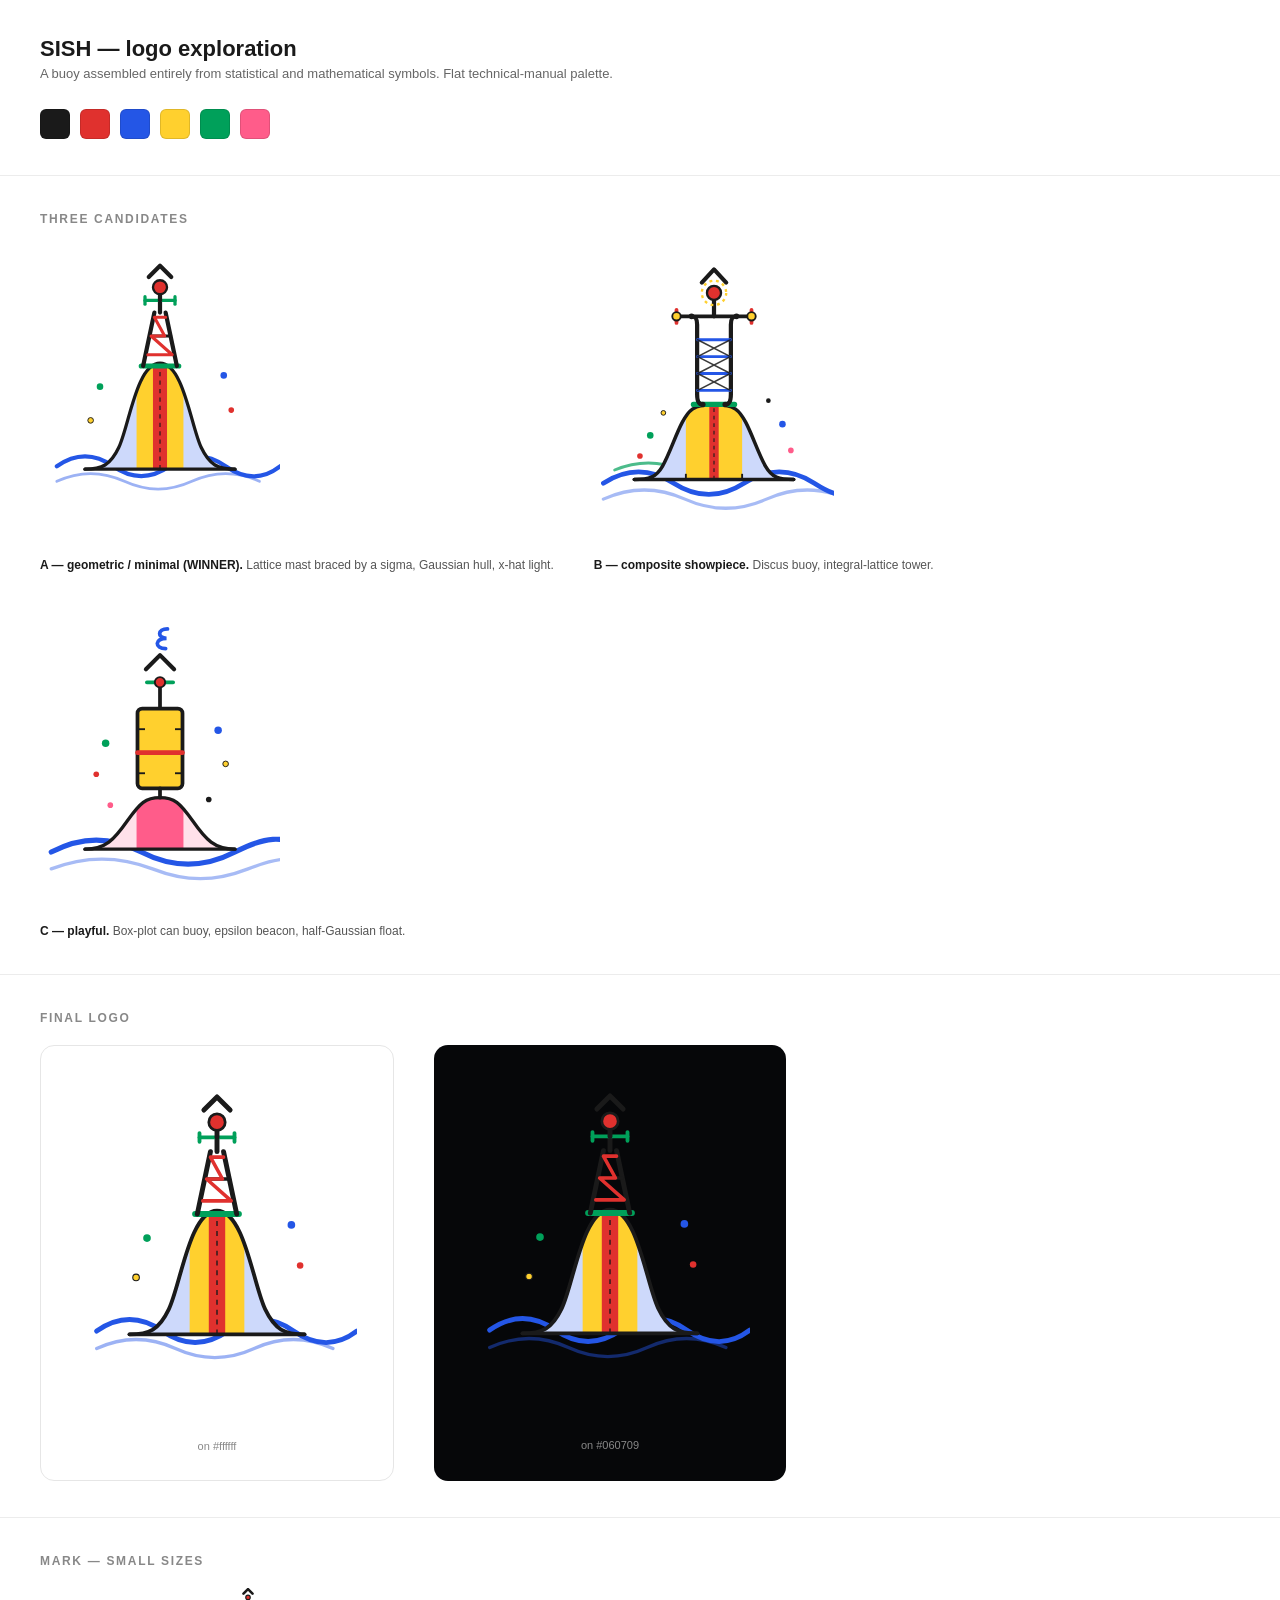
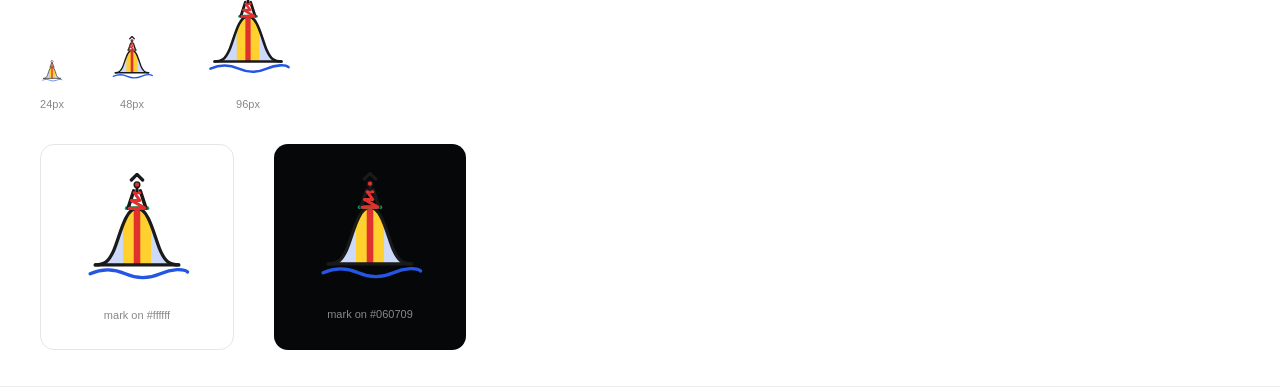
<file: site/assets/logo_preview.html>
<!doctype html>
<html lang="en">
<head>
<meta charset="utf-8">
<meta name="viewport" content="width=device-width, initial-scale=1">
<title>SISH logo preview</title>
<style>
  :root { --ink:#1a1a1a; }
  * { box-sizing: border-box; }
  body {
    margin: 0;
    font-family: -apple-system, BlinkMacSystemFont, "Segoe UI", Helvetica, Arial, sans-serif;
    color: var(--ink);
    background: #ffffff;
  }
  h1 { font-size: 22px; font-weight: 700; margin: 0 0 4px; }
  .sub { color: #666; font-size: 13px; margin: 0 0 28px; }
  section { padding: 36px 40px; border-bottom: 1px solid #ececec; }
  h2 { font-size: 12px; letter-spacing: 0.14em; text-transform: uppercase; color: #888; margin: 0 0 20px; font-weight: 600; }
  .row { display: flex; gap: 40px; align-items: flex-end; flex-wrap: wrap; }
  .cand { text-align: center; }
  .cand img { display: block; }
  .cap { font-size: 12px; color: #555; margin-top: 12px; }
  .cap b { color: var(--ink); }
  .sizes { display: flex; gap: 44px; align-items: flex-end; }
  .size { text-align: center; }
  .size .n { font-size: 11px; color: #888; margin-top: 10px; }
  .onwhite, .ondark { display: inline-flex; flex-direction: column; align-items: center; padding: 28px 36px; border-radius: 14px; }
  .onwhite { background: #ffffff; border: 1px solid #e6e6e6; }
  .ondark { background: #060709; }
  .ondark .lbl { color: #888; }
  .lbl { font-size: 11px; margin-top: 16px; color: #888; }
  .swatches { display: flex; gap: 10px; margin-top: 8px; }
  .sw { width: 30px; height: 30px; border-radius: 6px; border: 1px solid rgba(0,0,0,.12); }
</style>
</head>
<body>

  <section style="border-bottom:1px solid #ececec;">
    <h1>SISH &mdash; logo exploration</h1>
    <p class="sub">A buoy assembled entirely from statistical and mathematical symbols. Flat technical-manual palette.</p>
    <div class="swatches">
      <div class="sw" style="background:#1a1a1a" title="#1a1a1a ink"></div>
      <div class="sw" style="background:#e0312e" title="#e0312e red"></div>
      <div class="sw" style="background:#2456e6" title="#2456e6 blue"></div>
      <div class="sw" style="background:#ffd02e" title="#ffd02e yellow"></div>
      <div class="sw" style="background:#00a05a" title="#00a05a green"></div>
      <div class="sw" style="background:#ff5c8a" title="#ff5c8a pink"></div>
    </div>
  </section>

  <section>
    <h2>Three candidates</h2>
    <div class="row">
      <div class="cand">
        <img src="logo_a.svg" width="240" height="300" alt="Logo A">
        <div class="cap"><b>A &mdash; geometric / minimal (WINNER).</b> Lattice mast braced by a sigma, Gaussian hull, x-hat light.</div>
      </div>
      <div class="cand">
        <img src="logo_b.svg" width="240" height="300" alt="Logo B">
        <div class="cap"><b>B &mdash; composite showpiece.</b> Discus buoy, integral-lattice tower.</div>
      </div>
      <div class="cand">
        <img src="logo_c.svg" width="240" height="300" alt="Logo C">
        <div class="cap"><b>C &mdash; playful.</b> Box-plot can buoy, epsilon beacon, half-Gaussian float.</div>
      </div>
    </div>
  </section>

  <section>
    <h2>Final logo</h2>
    <div class="row" style="align-items:stretch;">
      <div class="onwhite">
        <img src="logo.svg" width="280" height="350" alt="Final on white">
        <div class="lbl">on #ffffff</div>
      </div>
      <div class="ondark">
        <img src="logo.svg" width="280" height="350" alt="Final on dark">
        <div class="lbl">on #060709</div>
      </div>
    </div>
  </section>

  <section>
    <h2>Mark &mdash; small sizes</h2>
    <div class="sizes">
      <div class="size"><img src="logo_mark.svg" width="24" height="24" alt="24px"><div class="n">24px</div></div>
      <div class="size"><img src="logo_mark.svg" width="48" height="48" alt="48px"><div class="n">48px</div></div>
      <div class="size"><img src="logo_mark.svg" width="96" height="96" alt="96px"><div class="n">96px</div></div>
    </div>
    <div class="row" style="margin-top:34px; align-items:stretch;">
      <div class="onwhite">
        <img src="logo_mark.svg" width="120" height="120" alt="Mark on white">
        <div class="lbl">mark on #ffffff</div>
      </div>
      <div class="ondark">
        <img src="logo_mark.svg" width="120" height="120" alt="Mark on dark">
        <div class="lbl">mark on #060709</div>
      </div>
    </div>
  </section>

</body>
</html>
</file>
